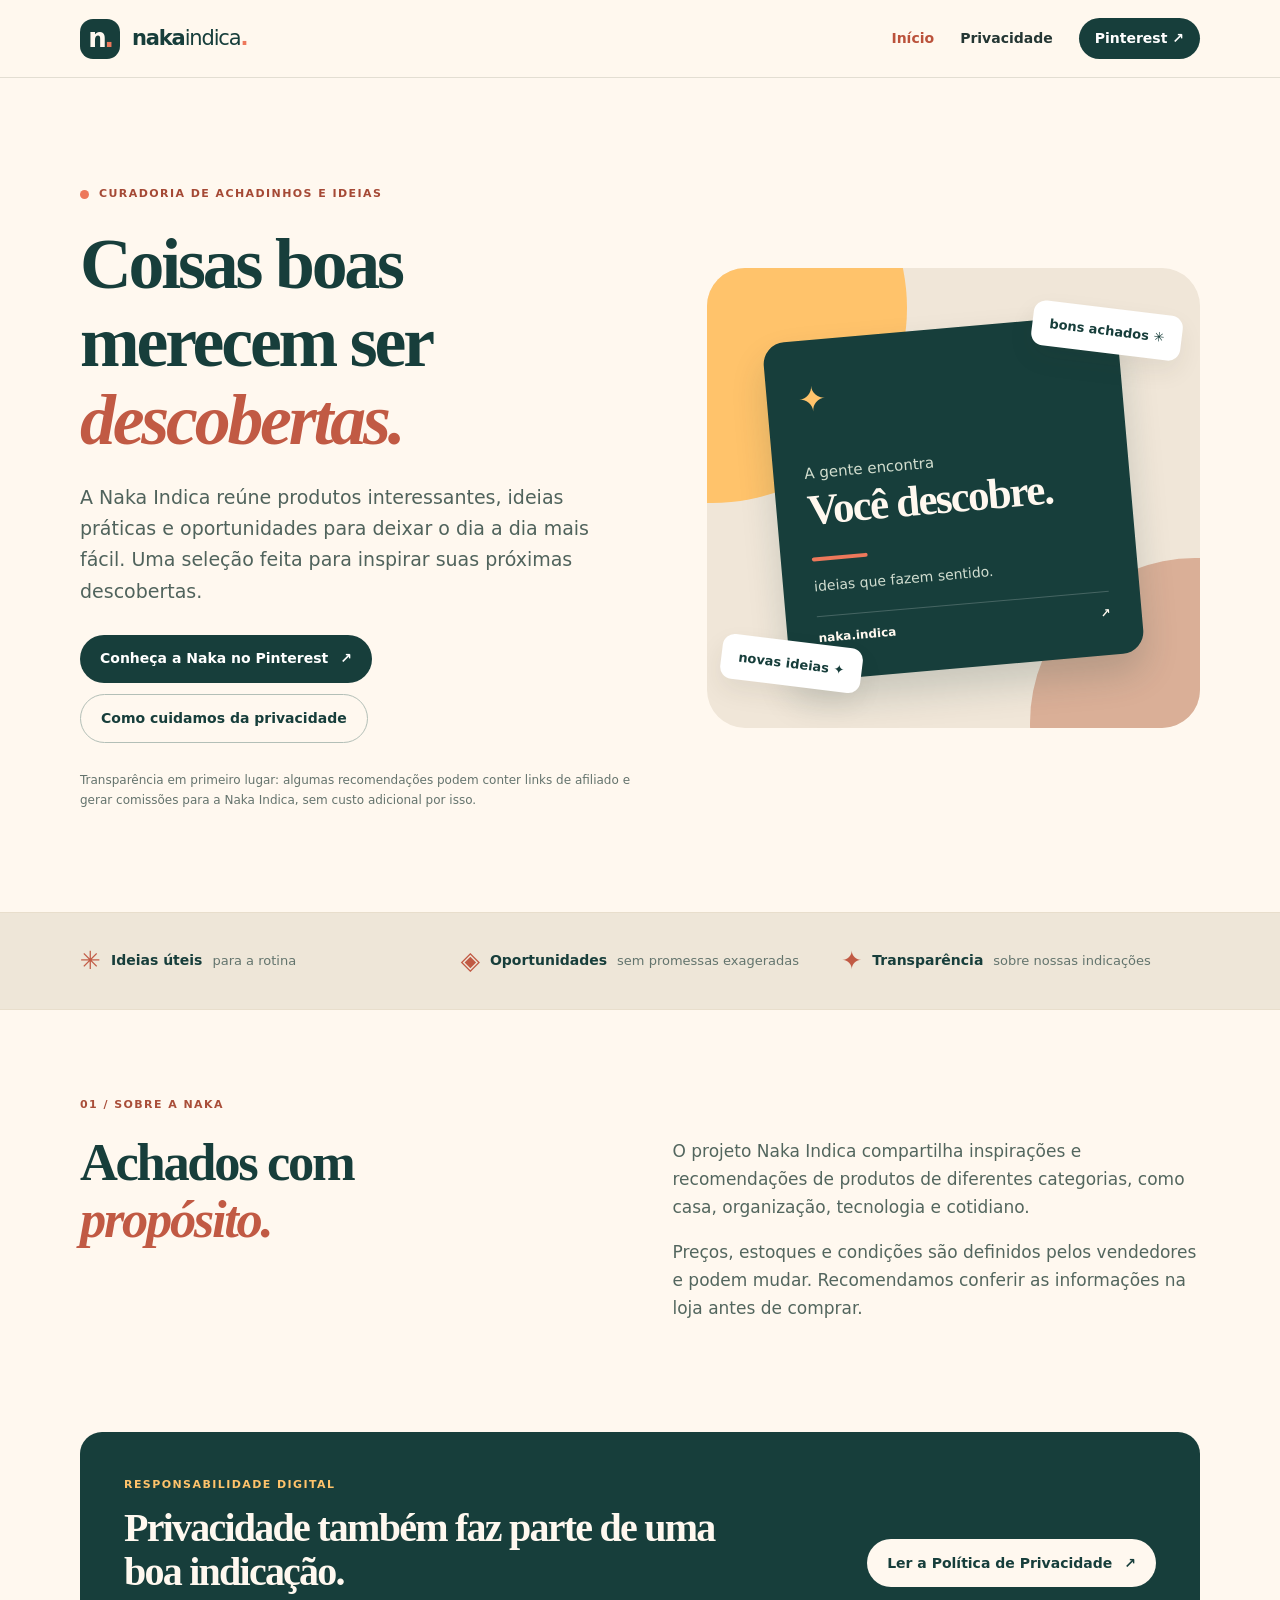
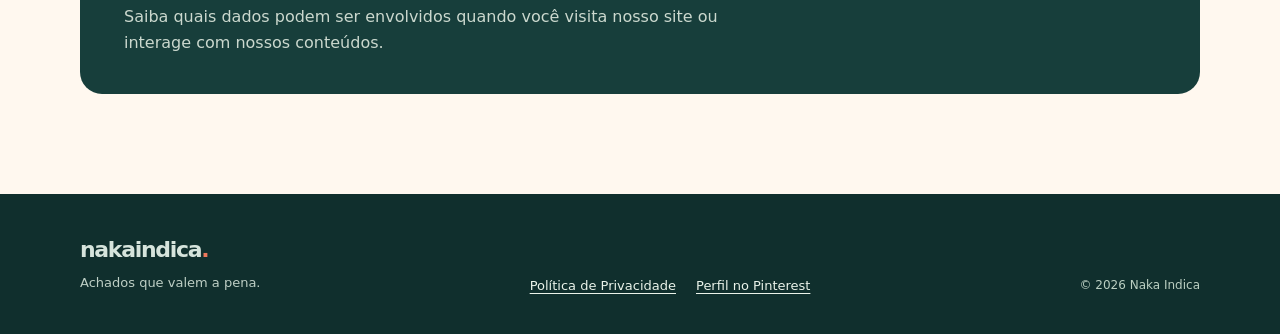
<file: index.html>
<!doctype html>
<html lang="pt-BR">
<head>
  <meta charset="utf-8">
  <meta name="viewport" content="width=device-width, initial-scale=1">
  <meta name="theme-color" content="#173E3B">
  <meta name="description" content="Naka Indica reúne achadinhos, ideias e produtos interessantes para o dia a dia. Conheça nossa curadoria e nossa política de privacidade.">
  <meta property="og:type" content="website">
  <meta property="og:title" content="Naka Indica | Achados que valem a pena">
  <meta property="og:description" content="Achadinhos, ideias e produtos interessantes para o dia a dia.">
  <link rel="icon" type="image/svg+xml" href="favicon.svg">
  <link rel="stylesheet" href="style.css">
  <title>Naka Indica | Achados que valem a pena</title>
</head>
<body>
  <a class="skip-link" href="#conteudo">Pular para o conteúdo</a>
  <header class="header">
    <div class="container header-inner">
      <a class="brand" href="index.html" aria-label="Naka Indica, página inicial"><span class="brand-mark">n<span class="brand-dot">.</span></span><span>naka<span class="brand-light">indica</span><span class="brand-period">.</span></span></a>
      <nav aria-label="Navegação principal">
        <a href="index.html" aria-current="page">Início</a>
        <a href="politica-de-privacidade.html">Privacidade</a>
        <a class="nav-pill" href="https://www.pinterest.com/naka_indica/" target="_blank" rel="noopener noreferrer">Pinterest <span aria-hidden="true">↗</span></a>
      </nav>
    </div>
  </header>
  <main id="conteudo">
    <section class="hero container">
      <div class="hero-copy">
        <p class="eyebrow"><span class="eyebrow-bullet"></span> Curadoria de achadinhos e ideias</p>
        <h1>Coisas boas merecem ser <em>descobertas.</em></h1>
        <p class="hero-text">A Naka Indica reúne produtos interessantes, ideias práticas e oportunidades para deixar o dia a dia mais fácil. Uma seleção feita para inspirar suas próximas descobertas.</p>
        <div class="hero-actions">
          <a class="button button-primary" href="https://www.pinterest.com/naka_indica/" target="_blank" rel="noopener noreferrer">Conheça a Naka no Pinterest <span aria-hidden="true">↗</span></a>
          <a class="button button-outline" href="politica-de-privacidade.html">Como cuidamos da privacidade</a>
        </div>
        <p class="disclosure">Transparência em primeiro lugar: algumas recomendações podem conter links de afiliado e gerar comissões para a Naka Indica, sem custo adicional por isso.</p>
      </div>
      <div class="hero-art" aria-label="Ilustração decorativa com cartão de boas descobertas">
        <span class="shape shape-one"></span><span class="shape shape-two"></span>
        <div class="feature-card">
          <div class="feature-icon" aria-hidden="true">✦</div>
          <span class="feature-kicker">A gente encontra</span>
          <span class="feature-headline">Você descobre.</span>
          <span class="feature-line"></span>
          <span class="feature-small">ideias que fazem sentido.</span>
          <div class="feature-bottom"><span>naka.indica</span><span aria-hidden="true">↗</span></div>
        </div>
        <div class="floating-label floating-label-one">bons achados <span aria-hidden="true">✳</span></div>
        <div class="floating-label floating-label-two">novas ideias <span aria-hidden="true">✦</span></div>
      </div>
    </section>
    <section class="about-strip" aria-label="Nossos princípios">
      <div class="container principles">
        <div><span class="principle-symbol">✳</span><strong>Ideias úteis</strong><small>para a rotina</small></div>
        <div><span class="principle-symbol">◈</span><strong>Oportunidades</strong><small>sem promessas exageradas</small></div>
        <div><span class="principle-symbol">✦</span><strong>Transparência</strong><small>sobre nossas indicações</small></div>
      </div>
    </section>
    <section class="section container" aria-labelledby="sobre-titulo">
      <div class="section-number">01 / SOBRE A NAKA</div>
      <div class="section-layout">
        <h2 id="sobre-titulo">Achados com <em>propósito.</em></h2>
        <div class="section-body"><p>O projeto Naka Indica compartilha inspirações e recomendações de produtos de diferentes categorias, como casa, organização, tecnologia e cotidiano.</p><p>Preços, estoques e condições são definidos pelos vendedores e podem mudar. Recomendamos conferir as informações na loja antes de comprar.</p></div>
      </div>
    </section>
    <section class="privacy-banner container" aria-labelledby="privacidade-titulo">
      <div><span class="banner-label">RESPONSABILIDADE DIGITAL</span><h2 id="privacidade-titulo">Privacidade também faz parte de uma boa indicação.</h2><p>Saiba quais dados podem ser envolvidos quando você visita nosso site ou interage com nossos conteúdos.</p></div>
      <a class="button button-light" href="politica-de-privacidade.html">Ler a Política de Privacidade <span aria-hidden="true">↗</span></a>
    </section>
  </main>
  <footer class="footer"><div class="container footer-inner"><div><span class="footer-brand">nakaindica<span>.</span></span><p>Achados que valem a pena.</p></div><div class="footer-links"><a href="politica-de-privacidade.html">Política de Privacidade</a><a href="https://www.pinterest.com/naka_indica/" target="_blank" rel="noopener noreferrer">Perfil no Pinterest</a></div><span class="copyright">© 2026 Naka Indica</span></div></footer>
</body>
</html>
</file>
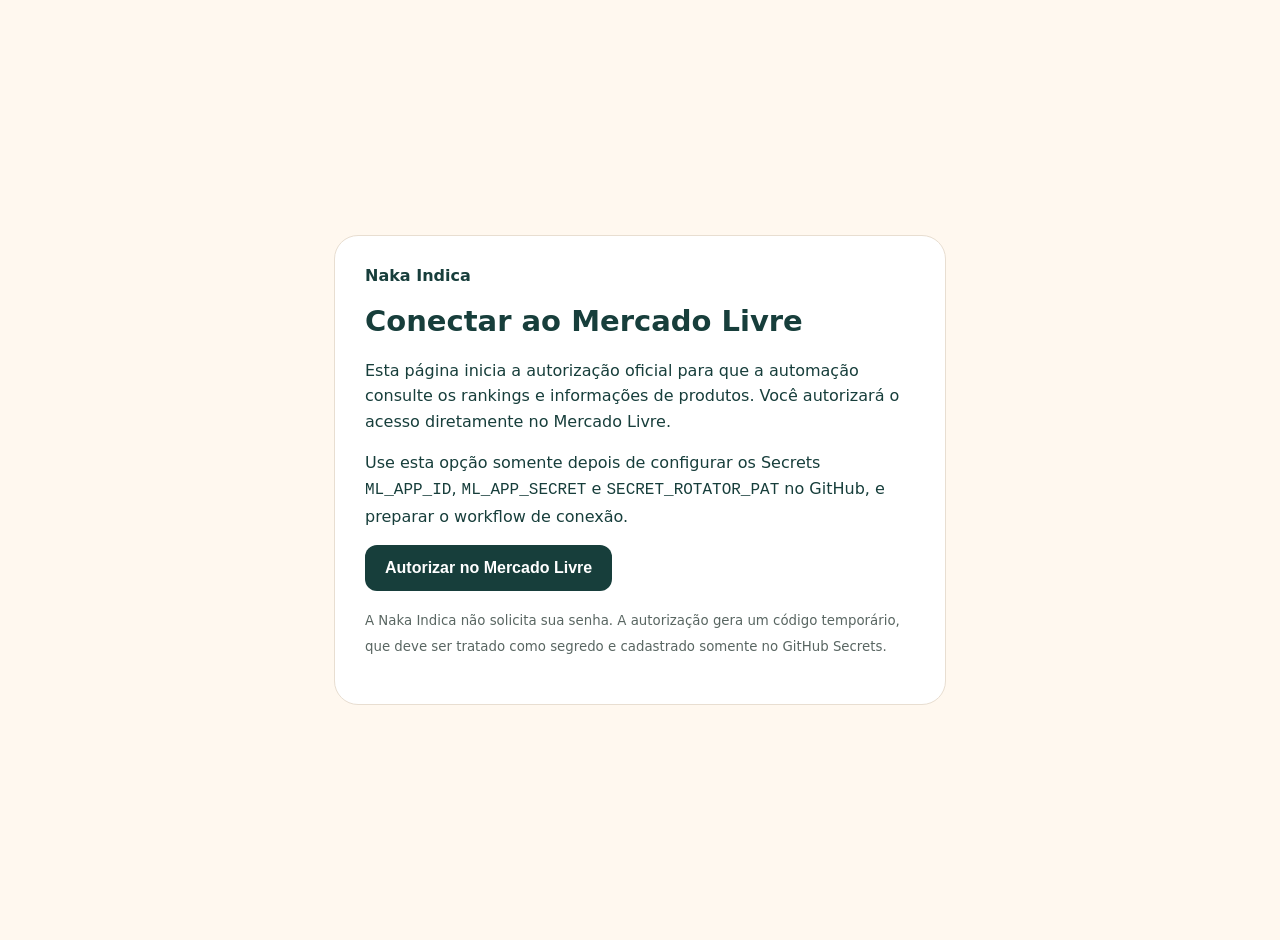
<file: conectar-mercado-livre.html>
<!doctype html>
<html lang="pt-BR"><head><meta charset="utf-8"><meta name="viewport" content="width=device-width,initial-scale=1">
<meta name="referrer" content="no-referrer"><meta name="robots" content="noindex,nofollow">
<title>Conectar Mercado Livre | Naka Indica</title>
<style>body{margin:0;min-height:100vh;display:grid;place-items:center;padding:20px;background:#fff8ef;color:#173e3b;font:16px system-ui,-apple-system,Arial,sans-serif}main{max-width:550px;background:white;border:1px solid #e8ded1;padding:30px;border-radius:24px}h1{font-size:29px}p{line-height:1.6}button{border:0;background:#173e3b;color:white;border-radius:12px;font-weight:700;padding:14px 20px;font-size:16px}small{color:#596662}</style>
<script>
function authorize(){
  const bytes=new Uint8Array(24);crypto.getRandomValues(bytes);
  const state=Array.from(bytes).map(b=>b.toString(16).padStart(2,'0')).join('');
  sessionStorage.setItem('nakaMlOauthState',state);
  sessionStorage.setItem('nakaMlOauthStarted',String(Date.now()));
  const url=new URL('https://auth.mercadolivre.com.br/authorization');
  url.searchParams.set('response_type','code');
  url.searchParams.set('client_id','1309252659249343');
  url.searchParams.set('redirect_uri','https://eduardonakamura23.github.io/naka-indica-site/oauth-mercado-livre.html');
  url.searchParams.set('state',state);
  window.location.assign(url.toString());
}
</script></head>
<body><main><strong>Naka Indica</strong><h1>Conectar ao Mercado Livre</h1>
<p>Esta página inicia a autorização oficial para que a automação consulte os rankings e informações de produtos. Você autorizará o acesso diretamente no Mercado Livre.</p>
<p>Use esta opção somente depois de configurar os Secrets <code>ML_APP_ID</code>, <code>ML_APP_SECRET</code> e <code>SECRET_ROTATOR_PAT</code> no GitHub, e preparar o workflow de conexão.</p>
<button type="button" onclick="authorize()">Autorizar no Mercado Livre</button>
<p><small>A Naka Indica não solicita sua senha. A autorização gera um código temporário, que deve ser tratado como segredo e cadastrado somente no GitHub Secrets.</small></p></main></body></html>
</file>
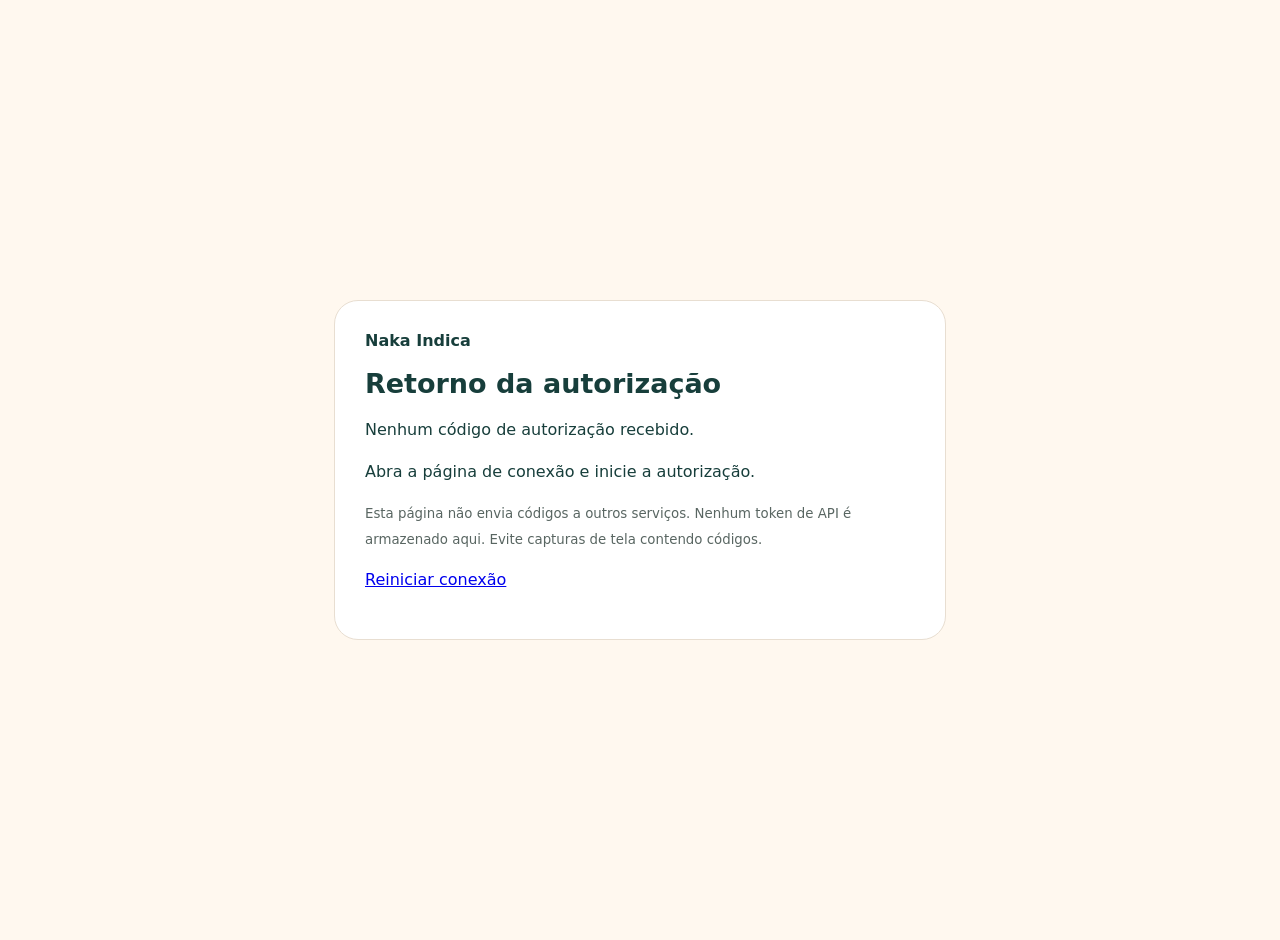
<file: oauth-mercado-livre.html>
<!doctype html>
<html lang="pt-BR"><head><meta charset="utf-8"><meta name="viewport" content="width=device-width,initial-scale=1">
<meta name="robots" content="noindex,nofollow,noarchive"><meta name="referrer" content="no-referrer">
<title>Autorização Mercado Livre | Naka Indica</title>
<style>body{margin:0;min-height:100vh;display:grid;place-items:center;padding:20px;background:#fff8ef;color:#173e3b;font:16px system-ui,-apple-system,Arial,sans-serif}main{max-width:550px;background:white;border:1px solid #e8ded1;padding:30px;border-radius:24px}h1{font-size:27px}p{line-height:1.6}button{border:0;background:#173e3b;color:white;border-radius:12px;font-weight:700;padding:14px 20px;font-size:16px}textarea{width:100%;box-sizing:border-box;min-height:90px;border-radius:9px;padding:12px}small{color:#596662}</style>
<script>
(()=>{
 const p=new URLSearchParams(location.search), code=p.get('code'), state=p.get('state'), error=p.get('error');
 try{history.replaceState(null,'',location.pathname);}catch(e){}
 window.addEventListener('DOMContentLoaded',()=>{
  const status=document.getElementById('status'),desc=document.getElementById('desc'),button=document.getElementById('copy'),codefield=document.getElementById('code');
  const expected=sessionStorage.getItem('nakaMlOauthState'), start=Number(sessionStorage.getItem('nakaMlOauthStarted')||0);
  sessionStorage.removeItem('nakaMlOauthState');sessionStorage.removeItem('nakaMlOauthStarted');
  if(error){status.textContent='Autorização não concluída.';desc.textContent='A plataforma retornou um erro ou a autorização foi cancelada.';return;}
  if(!code){status.textContent='Nenhum código de autorização recebido.';desc.textContent='Abra a página de conexão e inicie a autorização.';return;}
  if(!state||state!==expected||Date.now()-start>15*60*1000||Date.now()<start){
   status.textContent='Não foi possível validar a autorização.';
   desc.textContent='Por segurança, reinicie a conexão na página Naka Indica no mesmo navegador e na mesma aba. O código não será exibido.';return;
  }
  status.textContent='Autorização recebida com segurança.';
  desc.textContent='Copie o código temporário e salve somente no Secret ML_AUTH_CODE do seu repositório privado no GitHub. Em seguida execute o workflow 03 - Conectar Mercado Livre (OAuth inicial). Não compartilhe o código nesta conversa.';
  button.hidden=false;
  button.addEventListener('click',async()=>{
   try{await navigator.clipboard.writeText(code);button.textContent='Código copiado';}
   catch(e){codefield.hidden=false;codefield.value=code;codefield.select();button.textContent='Selecione e copie o código acima';}
  });
 });
})();
</script></head><body><main><strong>Naka Indica</strong>
<h1>Retorno da autorização</h1>
<p id="status">Conferindo resposta...</p><p id="desc"></p>
<button id="copy" type="button" hidden>Copiar código temporário</button>
<textarea id="code" readonly hidden aria-label="Código temporário"></textarea>
<p><small>Esta página não envia códigos a outros serviços. Nenhum token de API é armazenado aqui. Evite capturas de tela contendo códigos.</small></p>
<p><a href="conectar-mercado-livre.html">Reiniciar conexão</a></p>
</main></body></html>
</file>
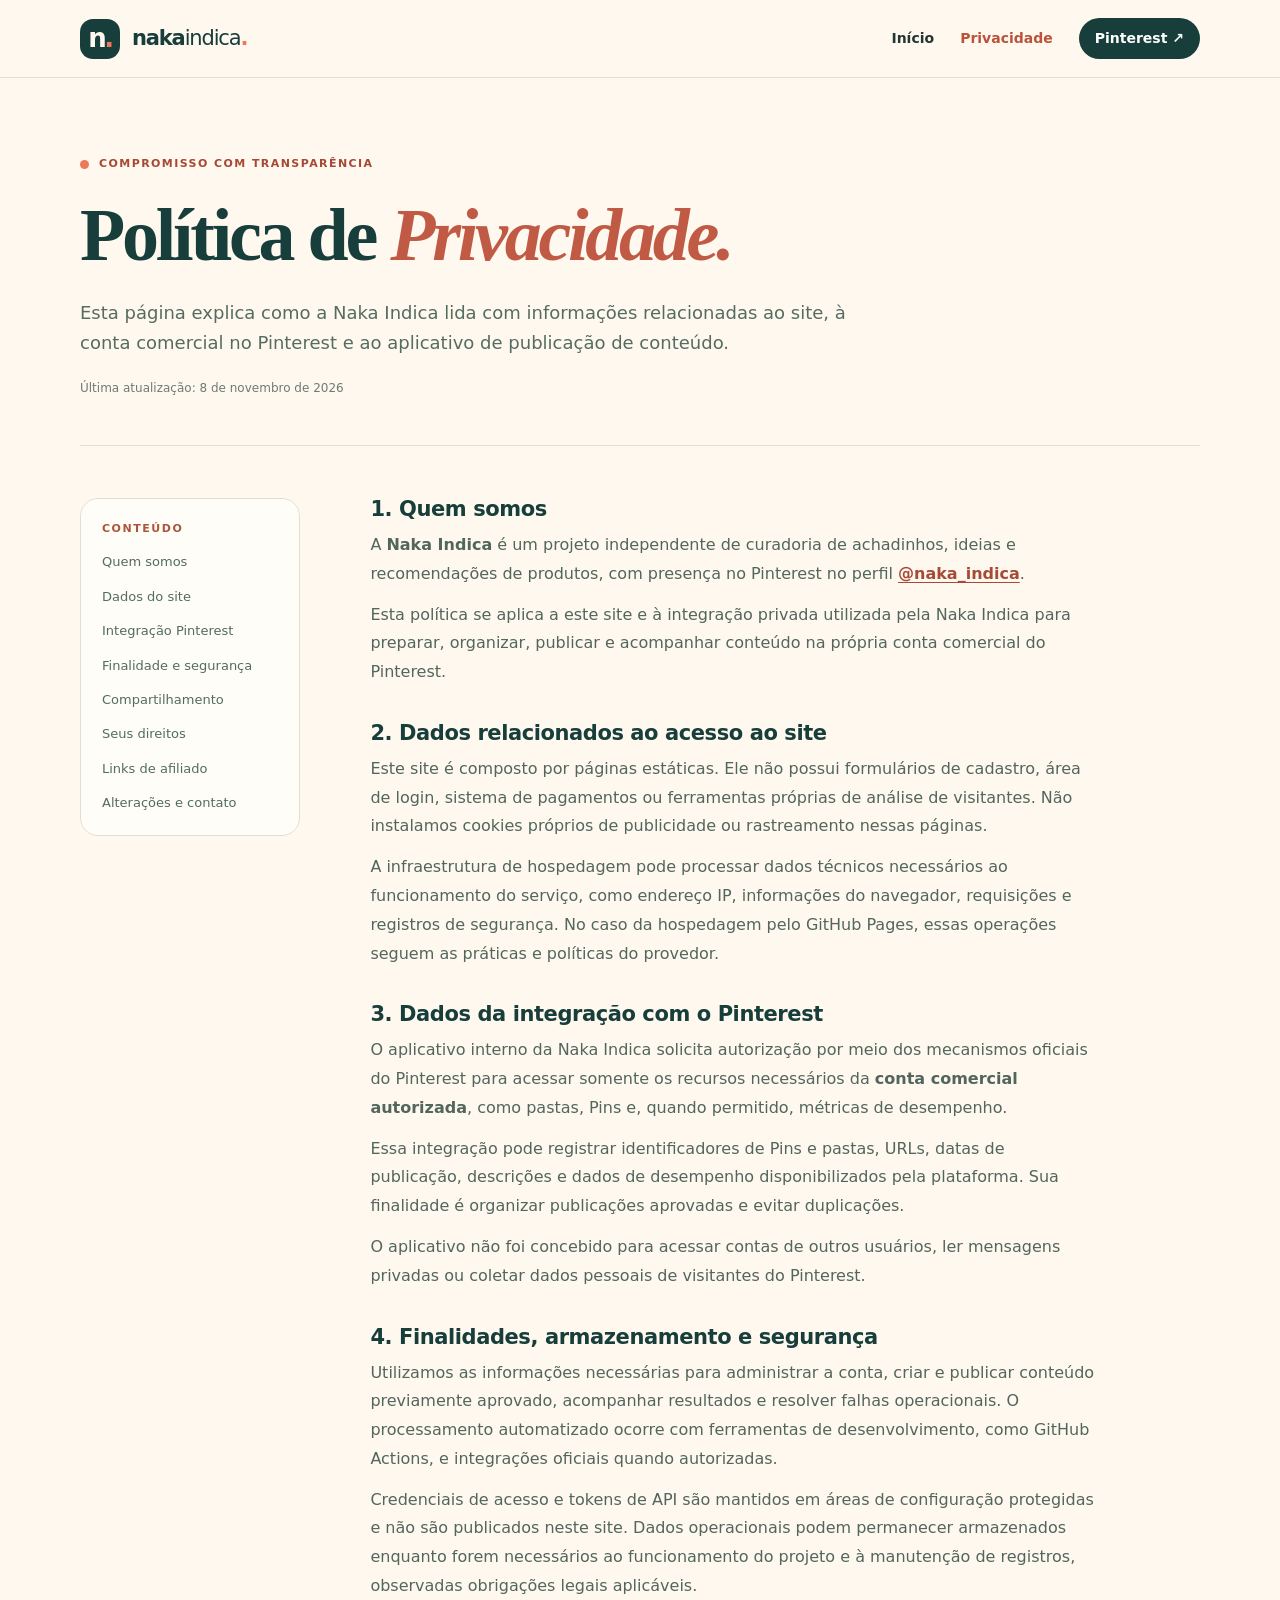
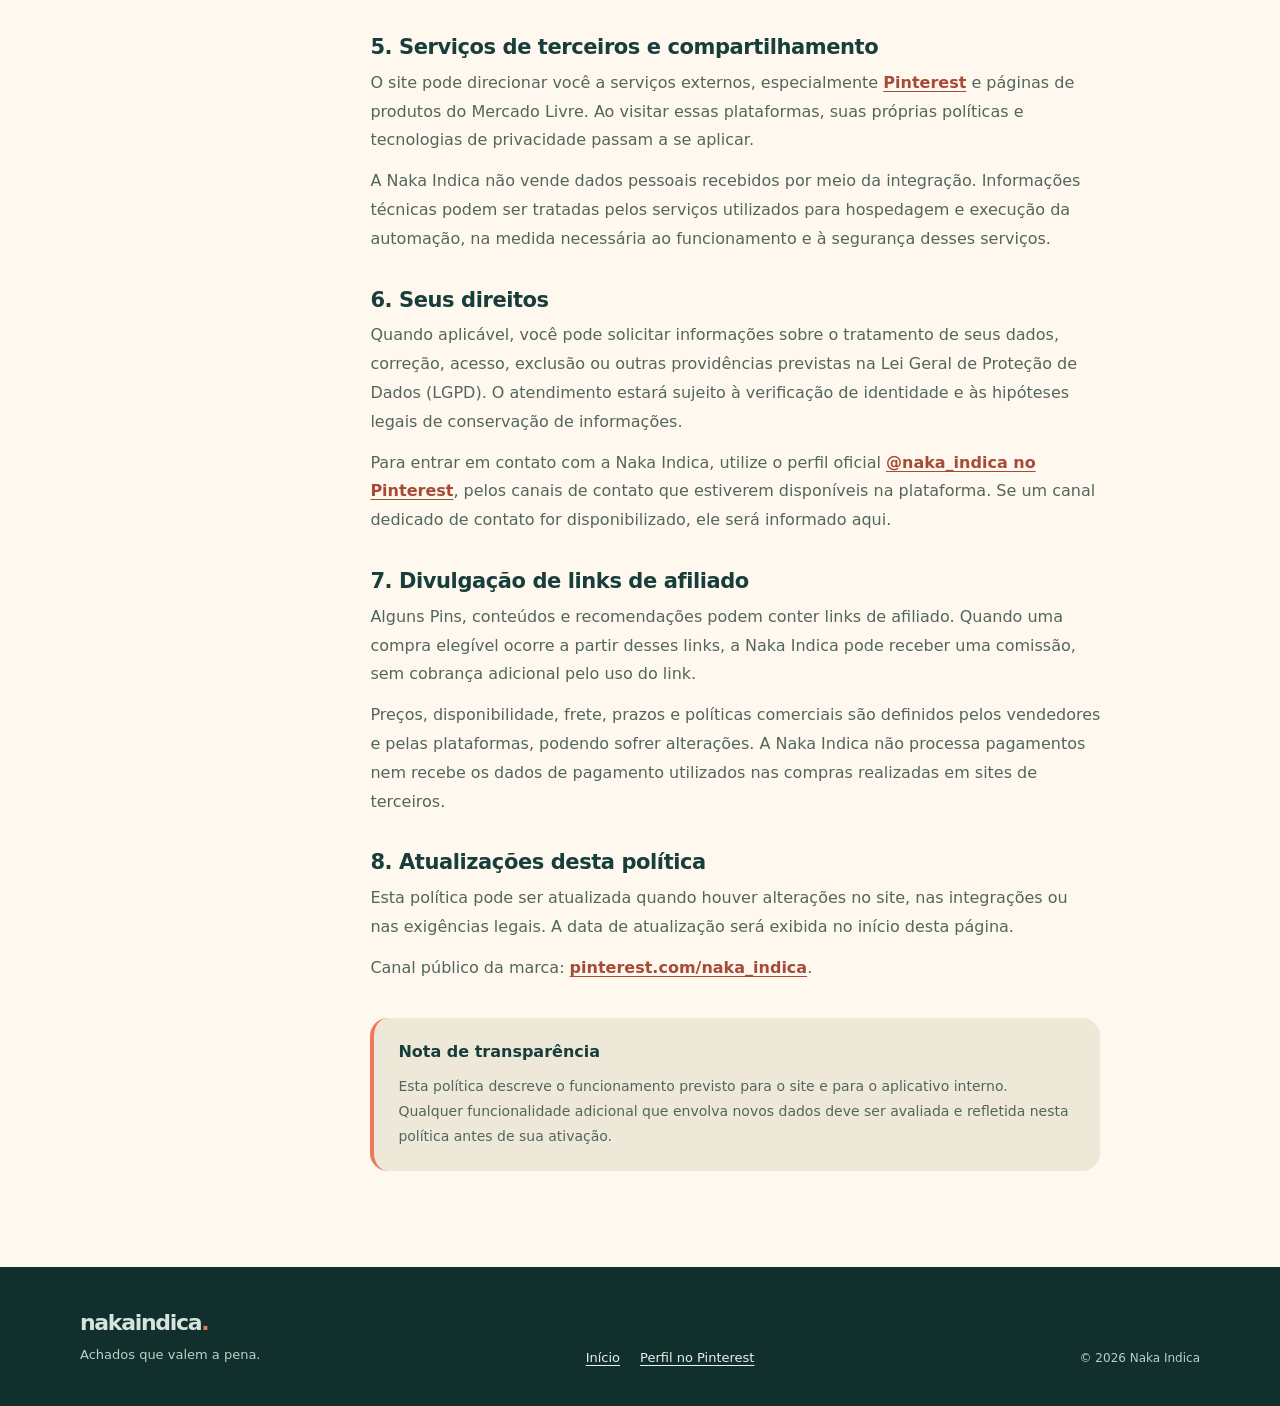
<file: politica-de-privacidade.html>
<!doctype html>
<html lang="pt-BR">
<head>
  <meta charset="utf-8">
  <meta name="viewport" content="width=device-width, initial-scale=1">
  <meta name="theme-color" content="#173E3B">
  <meta name="description" content="Política de Privacidade da Naka Indica: como o projeto e sua integração autorizada com o Pinterest tratam informações.">
  <meta property="og:type" content="website">
  <meta property="og:title" content="Política de Privacidade | Naka Indica">
  <link rel="icon" type="image/svg+xml" href="favicon.svg">
  <link rel="stylesheet" href="style.css">
  <title>Política de Privacidade | Naka Indica</title>
</head>
<body>
  <a class="skip-link" href="#conteudo">Pular para o conteúdo</a>
  <header class="header">
    <div class="container header-inner">
      <a class="brand" href="index.html" aria-label="Naka Indica, página inicial"><span class="brand-mark">n<span class="brand-dot">.</span></span><span>naka<span class="brand-light">indica</span><span class="brand-period">.</span></span></a>
      <nav aria-label="Navegação principal"><a href="index.html">Início</a><a href="politica-de-privacidade.html" aria-current="page">Privacidade</a><a class="nav-pill" href="https://www.pinterest.com/naka_indica/" target="_blank" rel="noopener noreferrer">Pinterest <span aria-hidden="true">↗</span></a></nav>
    </div>
  </header>
  <main id="conteudo" class="policy-main">
    <div class="container policy-hero">
      <p class="eyebrow"><span class="eyebrow-bullet"></span> Compromisso com transparência</p>
      <h1>Política de <em>Privacidade.</em></h1>
      <p>Esta página explica como a Naka Indica lida com informações relacionadas ao site, à conta comercial no Pinterest e ao aplicativo de publicação de conteúdo.</p>
      <div class="date-label">Última atualização: 8 de novembro de 2026</div>
    </div>
    <div class="container policy-content">
      <aside class="policy-toc" aria-label="Nesta página"><span>CONTEÚDO</span><a href="#quem-somos">Quem somos</a><a href="#site">Dados do site</a><a href="#pinterest">Integração Pinterest</a><a href="#finalidades">Finalidade e segurança</a><a href="#compartilhamento">Compartilhamento</a><a href="#direitos">Seus direitos</a><a href="#afiliacao">Links de afiliado</a><a href="#alteracoes">Alterações e contato</a></aside>
      <article class="policy-article">
        <section id="quem-somos"><h2>1. Quem somos</h2><p>A <strong>Naka Indica</strong> é um projeto independente de curadoria de achadinhos, ideias e recomendações de produtos, com presença no Pinterest no perfil <a href="https://www.pinterest.com/naka_indica/" target="_blank" rel="noopener noreferrer">@naka_indica</a>.</p><p>Esta política se aplica a este site e à integração privada utilizada pela Naka Indica para preparar, organizar, publicar e acompanhar conteúdo na própria conta comercial do Pinterest.</p></section>
        <section id="site"><h2>2. Dados relacionados ao acesso ao site</h2><p>Este site é composto por páginas estáticas. Ele não possui formulários de cadastro, área de login, sistema de pagamentos ou ferramentas próprias de análise de visitantes. Não instalamos cookies próprios de publicidade ou rastreamento nessas páginas.</p><p>A infraestrutura de hospedagem pode processar dados técnicos necessários ao funcionamento do serviço, como endereço IP, informações do navegador, requisições e registros de segurança. No caso da hospedagem pelo GitHub Pages, essas operações seguem as práticas e políticas do provedor.</p></section>
        <section id="pinterest"><h2>3. Dados da integração com o Pinterest</h2><p>O aplicativo interno da Naka Indica solicita autorização por meio dos mecanismos oficiais do Pinterest para acessar somente os recursos necessários da <strong>conta comercial autorizada</strong>, como pastas, Pins e, quando permitido, métricas de desempenho.</p><p>Essa integração pode registrar identificadores de Pins e pastas, URLs, datas de publicação, descrições e dados de desempenho disponibilizados pela plataforma. Sua finalidade é organizar publicações aprovadas e evitar duplicações.</p><p>O aplicativo não foi concebido para acessar contas de outros usuários, ler mensagens privadas ou coletar dados pessoais de visitantes do Pinterest.</p></section>
        <section id="finalidades"><h2>4. Finalidades, armazenamento e segurança</h2><p>Utilizamos as informações necessárias para administrar a conta, criar e publicar conteúdo previamente aprovado, acompanhar resultados e resolver falhas operacionais. O processamento automatizado ocorre com ferramentas de desenvolvimento, como GitHub Actions, e integrações oficiais quando autorizadas.</p><p>Credenciais de acesso e tokens de API são mantidos em áreas de configuração protegidas e não são publicados neste site. Dados operacionais podem permanecer armazenados enquanto forem necessários ao funcionamento do projeto e à manutenção de registros, observadas obrigações legais aplicáveis.</p></section>
        <section id="compartilhamento"><h2>5. Serviços de terceiros e compartilhamento</h2><p>O site pode direcionar você a serviços externos, especialmente <a href="https://www.pinterest.com/naka_indica/" target="_blank" rel="noopener noreferrer">Pinterest</a> e páginas de produtos do Mercado Livre. Ao visitar essas plataformas, suas próprias políticas e tecnologias de privacidade passam a se aplicar.</p><p>A Naka Indica não vende dados pessoais recebidos por meio da integração. Informações técnicas podem ser tratadas pelos serviços utilizados para hospedagem e execução da automação, na medida necessária ao funcionamento e à segurança desses serviços.</p></section>
        <section id="direitos"><h2>6. Seus direitos</h2><p>Quando aplicável, você pode solicitar informações sobre o tratamento de seus dados, correção, acesso, exclusão ou outras providências previstas na Lei Geral de Proteção de Dados (LGPD). O atendimento estará sujeito à verificação de identidade e às hipóteses legais de conservação de informações.</p><p>Para entrar em contato com a Naka Indica, utilize o perfil oficial <a href="https://www.pinterest.com/naka_indica/" target="_blank" rel="noopener noreferrer">@naka_indica no Pinterest</a>, pelos canais de contato que estiverem disponíveis na plataforma. Se um canal dedicado de contato for disponibilizado, ele será informado aqui.</p></section>
        <section id="afiliacao"><h2>7. Divulgação de links de afiliado</h2><p>Alguns Pins, conteúdos e recomendações podem conter links de afiliado. Quando uma compra elegível ocorre a partir desses links, a Naka Indica pode receber uma comissão, sem cobrança adicional pelo uso do link.</p><p>Preços, disponibilidade, frete, prazos e políticas comerciais são definidos pelos vendedores e pelas plataformas, podendo sofrer alterações. A Naka Indica não processa pagamentos nem recebe os dados de pagamento utilizados nas compras realizadas em sites de terceiros.</p></section>
        <section id="alteracoes"><h2>8. Atualizações desta política</h2><p>Esta política pode ser atualizada quando houver alterações no site, nas integrações ou nas exigências legais. A data de atualização será exibida no início desta página.</p><p>Canal público da marca: <a href="https://www.pinterest.com/naka_indica/" target="_blank" rel="noopener noreferrer">pinterest.com/naka_indica</a>.</p></section>
        <div class="policy-note"><strong>Nota de transparência</strong><p>Esta política descreve o funcionamento previsto para o site e para o aplicativo interno. Qualquer funcionalidade adicional que envolva novos dados deve ser avaliada e refletida nesta política antes de sua ativação.</p></div>
      </article>
    </div>
  </main>
  <footer class="footer"><div class="container footer-inner"><div><span class="footer-brand">nakaindica<span>.</span></span><p>Achados que valem a pena.</p></div><div class="footer-links"><a href="index.html">Início</a><a href="https://www.pinterest.com/naka_indica/" target="_blank" rel="noopener noreferrer">Perfil no Pinterest</a></div><span class="copyright">© 2026 Naka Indica</span></div></footer>
</body>
</html>
</file>
<file: style.css>
:root {
  --ink: #173e3b;
  --ink-deep: #102f2d;
  --cream: #fff8ef;
  --cream-2: #f6eee2;
  --coral: #ed785b;
  --gold: #ffc36b;
  --text: #243633;
  --muted: #61736d;
  --line: #e3ded2;
  --white: #ffffff;
  --radius: 22px;
}
* { box-sizing: border-box; }
html { scroll-behavior: smooth; }
body { margin: 0; color: var(--text); background: var(--cream); font-family: -apple-system, BlinkMacSystemFont, 'Segoe UI', Inter, system-ui, sans-serif; font-size: 16px; line-height: 1.65; }
a { color: inherit; text-underline-offset: .2em; }
a:focus-visible, button:focus-visible { outline: 3px solid var(--coral); outline-offset: 4px; }
.container { width: min(1120px, calc(100% - 44px)); margin-inline: auto; }
.skip-link { position: absolute; top: -100px; left: 16px; z-index: 1000; padding: 10px 18px; background: var(--white); color: var(--ink); }
.skip-link:focus { top: 14px; }
.header { border-bottom: 1px solid var(--line); background: rgba(255,248,239,.96); }
.header-inner { display: flex; justify-content: space-between; align-items: center; gap: 20px; padding-block: 18px; }
.brand { display: inline-flex; align-items: center; gap: 12px; color: var(--ink); font-size: 21px; letter-spacing: -.055em; font-weight: 800; text-decoration: none; white-space: nowrap; }
.brand-light { font-weight: 500; }
.brand-period, .brand-dot { color: var(--coral); }
.brand-mark { width: 40px; height: 40px; border-radius: 13px; display: inline-flex; align-items: center; justify-content: center; color: var(--cream); background: var(--ink); font-size: 26px; font-weight: 800; letter-spacing: -.09em; }
.header nav { display: flex; align-items: center; gap: 26px; font-size: 14px; font-weight: 650; }
.header nav a { text-decoration: none; }
.header nav a[aria-current='page'] { color: #bb523b; }
.nav-pill { color: #fff; background: var(--ink); border-radius: 100px; padding: 9px 16px; }
.hero { padding-block: clamp(55px, 7.5vw, 105px) clamp(65px, 7vw, 90px); display: grid; grid-template-columns: minmax(0, 1.07fr) minmax(0, .93fr); gap: 60px; align-items: center; }
.eyebrow { color: #a54935; text-transform: uppercase; letter-spacing: .13em; font-size: 11px; font-weight: 800; display: flex; align-items: center; gap: 10px; }
.eyebrow-bullet { width: 9px; height: 9px; border-radius: 100%; background: var(--coral); display: inline-block; }
h1, h2 { font-family: Georgia, 'Times New Roman', serif; font-weight: 600; line-height: 1.09; letter-spacing: -.044em; color: var(--ink); }
h1 { font-size: clamp(44px, 5.6vw, 74px); margin: 22px 0; }
h1 em, h2 em { font-style: italic; color: #c15a44; }
.hero-text { max-width: 560px; color: #50635c; font-size: clamp(17px, 1.7vw, 19px); }
.hero-actions { display: flex; flex-wrap: wrap; gap: 11px; margin-top: 28px; }
.button { display: inline-flex; align-items: center; justify-content: center; gap: 12px; border-radius: 100px; padding: 12px 20px; min-height: 48px; font-size: 14px; font-weight: 750; text-decoration: none; transition: transform .2s, background .2s; }
.button:hover { transform: translateY(-2px); }
.button-primary { background: var(--ink); color: #fff; }
.button-primary:hover { background: var(--ink-deep); }
.button-outline { color: var(--ink); border: 1px solid #b3bfb7; }
.button-light { background: var(--cream); color: var(--ink); }
.disclosure { color: #64736d; font-size: 12px; max-width: 560px; margin-top: 28px; }
.hero-art { min-height: 460px; border-radius: 38px; position: relative; background: #f0e6d8; display: flex; align-items: center; justify-content: center; overflow: hidden; isolation: isolate; }
.shape { position: absolute; border-radius: 50%; pointer-events: none; }
.shape-one { width: 390px; height: 390px; background: var(--gold); left: -190px; top: -155px; }
.shape-two { width: 330px; height: 330px; background: #daaf97; right: -160px; bottom: -160px; }
.feature-card { width: min(78%, 355px); min-height: 340px; z-index: 1; border-radius: 22px; color: var(--cream); background: var(--ink); padding: 31px; transform: rotate(-5deg); box-shadow: 0 20px 35px rgba(23,62,59,.18); display: flex; flex-direction: column; }
.feature-icon { color: var(--gold); font-size: 34px; margin-bottom: 34px; }
.feature-kicker { color: #d3decf; font-size: 15px; }
.feature-headline { font-family: Georgia, serif; font-size: clamp(29px, 4vw, 43px); font-weight: 600; line-height: 1.1; letter-spacing: -.04em; }
.feature-line { width: 56px; height: 4px; border-radius: 4px; background: var(--coral); margin-top: 24px; }
.feature-small { margin-top: 14px; color: #d1ddd0; font-size: 14px; }
.feature-bottom { display: flex; align-items: center; justify-content: space-between; margin-top: auto; border-top: 1px solid rgba(255,255,255,.2); padding-top: 12px; font-size: 12px; font-weight: 800; }
.floating-label { position: absolute; z-index: 2; background: var(--white); color: var(--ink); border-radius: 12px; padding: 12px 17px; font-size: 13px; font-weight: 760; box-shadow: 0 11px 25px rgba(51,53,35,.08); }
.floating-label-one { top: 40px; right: 18px; transform: rotate(7deg); }
.floating-label-two { bottom: 42px; left: 14px; transform: rotate(7deg); }
.about-strip { background: #eee6d8; border-block: 1px solid #e8decc; }
.principles { display: grid; grid-template-columns: repeat(3, 1fr); padding-block: 27px; gap: 22px; }
.principles div { display: flex; align-items: center; flex-wrap: wrap; gap: 10px; }
.principle-symbol { font-size: 25px; color: #c15a44; }
.principles strong { color: var(--ink); font-size: 14px; }
.principles small { color: #63746d; font-size: 13px; }
.section { padding-block: 86px 93px; }
.section-number, .banner-label { color: #a94e39; font-weight: 800; letter-spacing: .13em; font-size: 11px; }
.section-layout { display: grid; grid-template-columns: 1fr 1fr; gap: 65px; align-items: start; }
.section h2 { font-size: clamp(34px, 4.1vw, 56px); max-width: 470px; margin: 20px 0; }
.section-body { padding-top: 6px; color: #53665e; font-size: 17px; }
.privacy-banner { background: var(--ink); color: #eaf0e7; border-radius: var(--radius); padding: 38px 44px; margin-bottom: 100px; display: flex; justify-content: space-between; align-items: center; gap: 35px; }
.privacy-banner h2 { max-width: 650px; color: var(--cream); font-size: clamp(28px, 3.5vw, 40px); margin: 10px 0; }
.privacy-banner p { margin: 0; color: #cbd8ce; max-width: 600px; }
.privacy-banner .banner-label { color: var(--gold); }
.privacy-banner .button { flex-shrink: 0; }
.footer { background: var(--ink-deep); color: #d6e4dc; }
.footer-inner { display: flex; align-items: end; justify-content: space-between; flex-wrap: wrap; gap: 25px; padding-block: 38px; }
.footer-brand { font-size: 22px; font-weight: 820; letter-spacing: -.06em; }
.footer-brand span { color: var(--coral); }
.footer p { margin: 3px 0; font-size: 13px; color: #becfc5; }
.footer-links { display: flex; flex-wrap: wrap; gap: 20px; font-size: 13px; }
.footer-links a { color: #eaf3ea; }
.copyright { font-size: 12px; color: #bbcfc2; }
.policy-main { padding-bottom: 96px; }
.policy-hero { padding-block: 66px 46px; border-bottom: 1px solid var(--line); }
.policy-hero h1 { max-width: 750px; font-size: clamp(45px, 6vw, 74px); }
.policy-hero > p:not(.eyebrow) { max-width: 780px; color: #566c61; font-size: 18px; }
.date-label { margin-top: 22px; font-size: 12px; color: #6e7b73; }
.policy-content { display: grid; grid-template-columns: 220px minmax(0, 1fr); gap: clamp(25px, 5.5vw, 95px); padding-top: 52px; }
.policy-toc { align-self: start; position: sticky; top: 20px; display: flex; flex-direction: column; gap: 13px; padding: 21px; border: 1px solid var(--line); border-radius: 18px; background: #fffdf8; }
.policy-toc span { font-size: 11px; letter-spacing: .14em; font-weight: 820; color: #ac553b; }
.policy-toc a { font-size: 13px; text-decoration: none; color: #526c61; }
.policy-toc a:hover { text-decoration: underline; }
.policy-article { max-width: 730px; }
.policy-article section { margin-bottom: 35px; scroll-margin-top: 35px; }
.policy-article h2 { font-family: -apple-system, BlinkMacSystemFont, 'Segoe UI', system-ui, sans-serif; font-size: 21px; font-weight: 760; letter-spacing: -.02em; margin: 0 0 10px; }
.policy-article p { color: #52665d; margin: 0 0 12px; line-height: 1.8; }
.policy-article a { color: #a54b37; font-weight: 650; }
.policy-note { background: #eee8d9; border-radius: 18px; padding: 21px 24px; border-left: 4px solid var(--coral); }
.policy-note strong { color: var(--ink); }
.policy-note p { margin: 9px 0 0; font-size: 14px; }
@media (max-width: 900px) {
  .hero { grid-template-columns: 1fr; gap: 32px; }
  .hero-art { min-height: 370px; }
  .section-layout { grid-template-columns: 1fr; gap: 5px; }
  .privacy-banner { align-items: flex-start; flex-direction: column; }
  .policy-content { grid-template-columns: 1fr; }
  .policy-toc { position: static; display: none; }
}
@media (max-width: 580px) {
  .container { width: min(100% - 32px, 1120px); }
  .header-inner { padding-block: 12px; gap: 9px; }
  .header nav { gap: 13px; font-size: 12px; }
  .nav-pill { padding: 8px 10px; }
  .brand { font-size: 17px; gap: 7px; }
  .brand-mark { width: 34px; height: 34px; font-size: 23px; border-radius: 11px; }
  .hero { padding-block: 42px 56px; }
  h1 { font-size: clamp(40px, 11vw, 59px); }
  .hero-art { min-height: 320px; }
  .feature-card { width: min(72%, 285px); min-height: 265px; padding: 24px; }
  .feature-icon { margin-bottom: 19px; }
  .feature-headline { font-size: 32px; }
  .floating-label { padding: 8px 10px; font-size: 11px; }
  .principles { grid-template-columns: 1fr; gap: 11px; }
  .section { padding-block: 62px; }
  .privacy-banner { padding: 28px 24px; margin-bottom: 65px; }
  .privacy-banner .button { width: 100%; }
  .footer-inner { align-items: flex-start; flex-direction: column; padding-block: 31px; }
  .policy-hero { padding-block: 46px 34px; }
  .policy-content { padding-top: 35px; }
}
@media (prefers-reduced-motion: reduce) { html { scroll-behavior: auto; } .button { transition: none; } }
</file>
